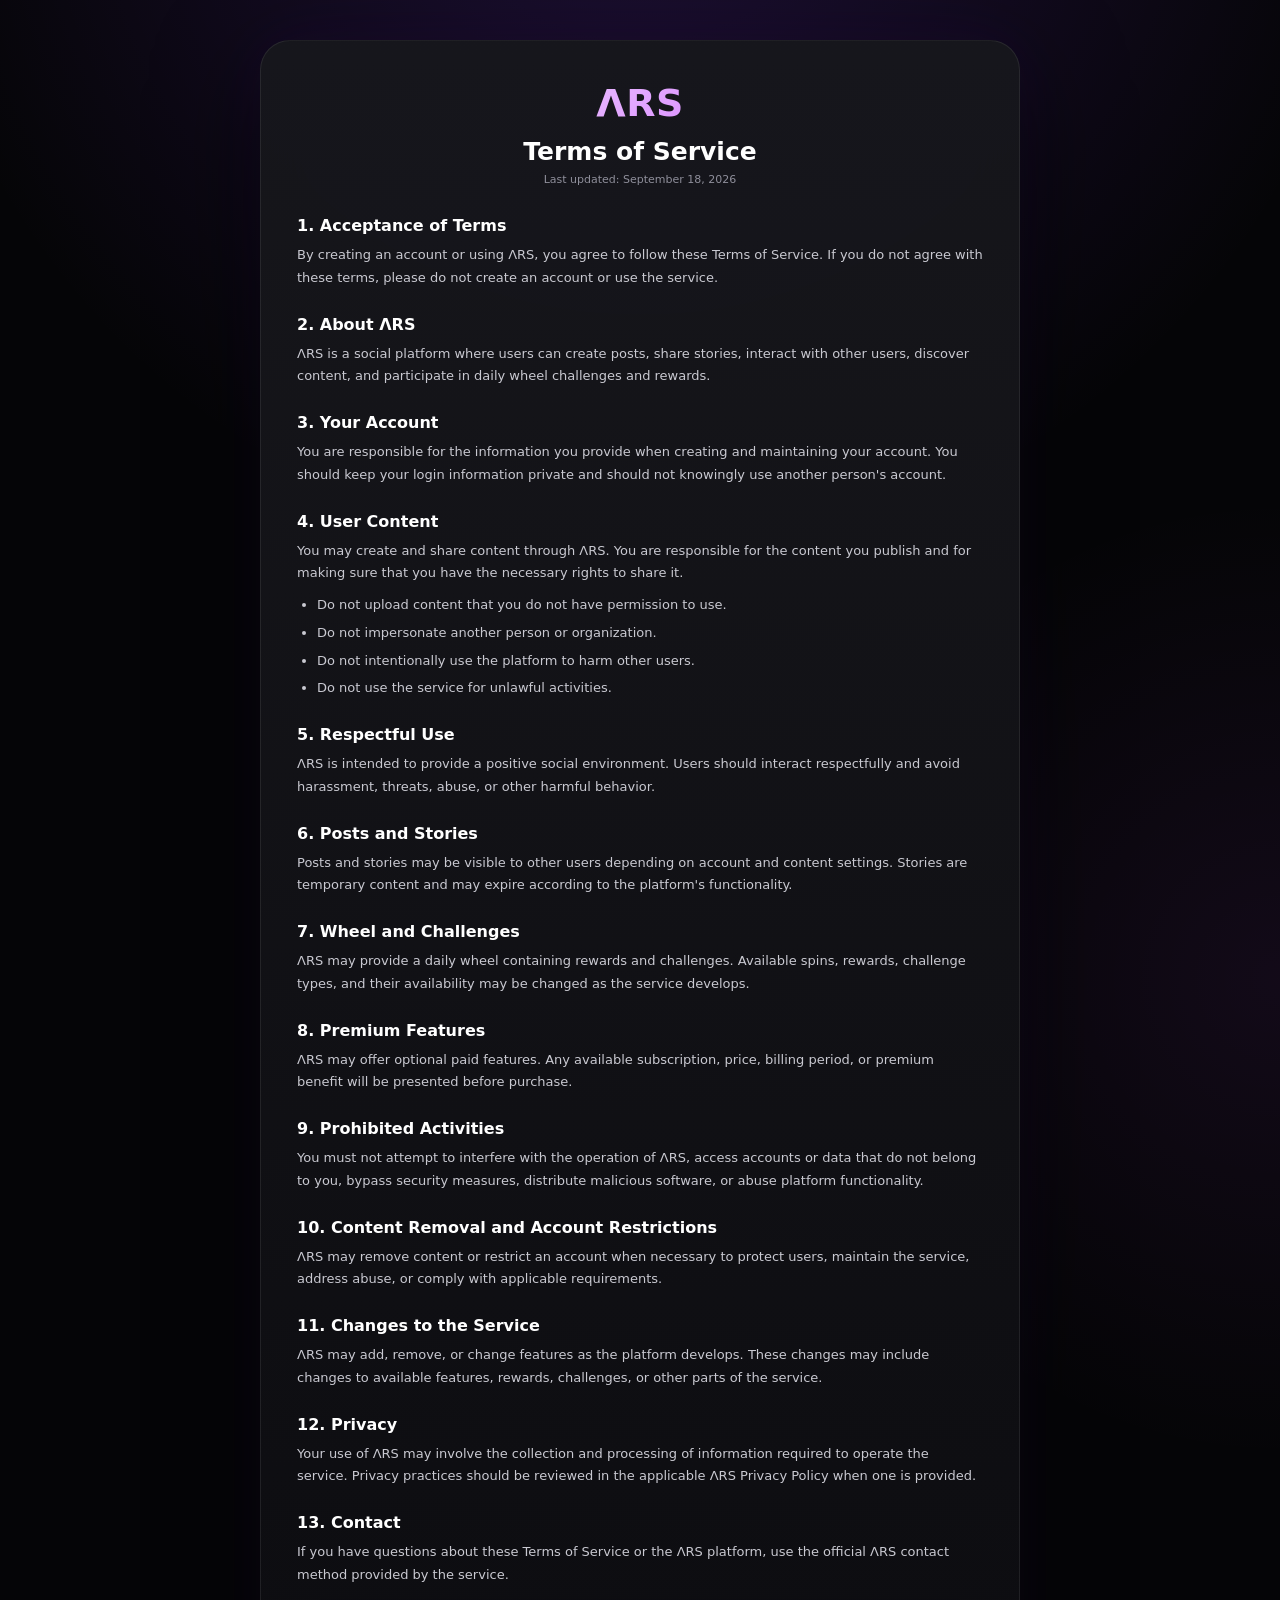
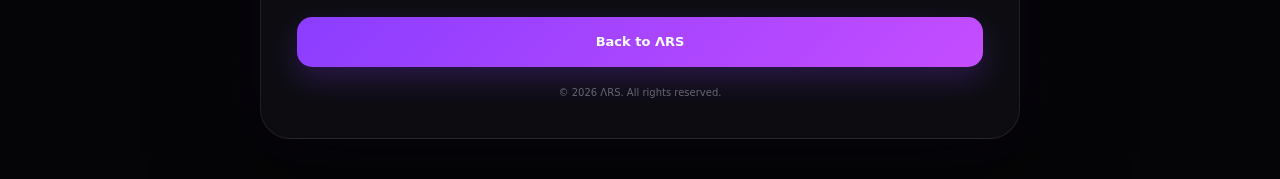
<file: terms.html>
<!DOCTYPE html>
<html lang="en">
<head>
  <meta charset="UTF-8">

  <meta
    name="viewport"
    content="width=device-width, initial-scale=1.0"
  >

  <meta
    name="description"
    content="ΛRS Terms of Service"
  >

  <title>ΛRS — Terms of Service</title>

  <link rel="stylesheet" href="login.css">

  <style>
    .terms-page {
      width: 100%;
      min-height: 100vh;

      display: flex;
      align-items: center;
      justify-content: center;

      padding: 24px 16px;
    }

    .terms-card {
      width: min(760px, 100%);

      padding: 34px 30px;

      border:
        1px solid
        rgba(255, 255, 255, 0.08);

      border-radius: 30px;

      background:
        linear-gradient(
          180deg,
          rgba(23, 23, 28, 0.96),
          rgba(13, 13, 17, 0.96)
        );

      box-shadow:
        0 30px 100px
        rgba(0, 0, 0, 0.65),
        0 0 60px
        rgba(139, 61, 255, 0.08);

      backdrop-filter: blur(24px);
    }

    .terms-brand {
      text-align: center;

      font-size: 38px;
      font-weight: 900;

      letter-spacing: 0.5px;

      background:
        linear-gradient(
          135deg,
          #ffffff,
          #c54dff
        );

      -webkit-background-clip: text;
      background-clip: text;

      color: transparent;
    }

    .terms-title {
      margin-top: 12px;

      text-align: center;

      font-size: 25px;
      font-weight: 800;
    }

    .terms-updated {
      margin-top: 7px;

      text-align: center;

      color: #8f8f9b;

      font-size: 11px;
    }

    .terms-content {
      margin-top: 30px;
    }

    .terms-section {
      margin-top: 25px;
    }

    .terms-section:first-child {
      margin-top: 0;
    }

    .terms-section h2 {
      font-size: 16px;
      font-weight: 800;
    }

    .terms-section p {
      margin-top: 9px;

      color: #c9c9d1;

      font-size: 13px;
      line-height: 1.75;
    }

    .terms-section ul {
      margin-top: 9px;
      padding-left: 20px;

      color: #c9c9d1;

      font-size: 13px;
      line-height: 1.75;
    }

    .terms-section li {
      margin-top: 5px;
    }

    .terms-back {
      display: flex;
      align-items: center;
      justify-content: center;

      width: 100%;

      min-height: 50px;

      margin-top: 30px;

      border-radius: 15px;

      color: #ffffff;

      background:
        linear-gradient(
          135deg,
          #8b3dff,
          #c54dff
        );

      font-size: 13px;
      font-weight: 800;

      text-decoration: none;

      box-shadow:
        0 12px 30px
        rgba(139, 61, 255, 0.24);

      transition:
        transform 0.2s ease,
        box-shadow 0.2s ease;
    }

    .terms-back:hover {
      transform: translateY(-1px);

      box-shadow:
        0 16px 35px
        rgba(139, 61, 255, 0.32);
    }

    .terms-footer {
      margin-top: 20px;

      text-align: center;

      color: #666671;

      font-size: 10px;
    }

    @media (max-width: 480px) {
      .terms-page {
        padding: 14px;
      }

      .terms-card {
        padding: 28px 18px 22px;

        border-radius: 25px;
      }

      .terms-brand {
        font-size: 34px;
      }

      .terms-title {
        font-size: 22px;
      }
    }

    @media (min-width: 768px) {
      .terms-page {
        padding: 40px 20px;
      }

      .terms-card {
        padding: 40px 36px;
      }
    }
  </style>
</head>

<body>

  <main class="terms-page">

    <article class="terms-card">

      <div class="terms-brand">
        ΛRS
      </div>

      <h1 class="terms-title">
        Terms of Service
      </h1>

      <p class="terms-updated">
        Last updated: September 18, 2026
      </p>


      <div class="terms-content">

        <section class="terms-section">

          <h2>
            1. Acceptance of Terms
          </h2>

          <p>
            By creating an account or using ΛRS, you agree to follow
            these Terms of Service. If you do not agree with these
            terms, please do not create an account or use the service.
          </p>

        </section>


        <section class="terms-section">

          <h2>
            2. About ΛRS
          </h2>

          <p>
            ΛRS is a social platform where users can create posts,
            share stories, interact with other users, discover content,
            and participate in daily wheel challenges and rewards.
          </p>

        </section>


        <section class="terms-section">

          <h2>
            3. Your Account
          </h2>

          <p>
            You are responsible for the information you provide when
            creating and maintaining your account. You should keep your
            login information private and should not knowingly use
            another person's account.
          </p>

        </section>


        <section class="terms-section">

          <h2>
            4. User Content
          </h2>

          <p>
            You may create and share content through ΛRS. You are
            responsible for the content you publish and for making sure
            that you have the necessary rights to share it.
          </p>

          <ul>
            <li>
              Do not upload content that you do not have permission to use.
            </li>

            <li>
              Do not impersonate another person or organization.
            </li>

            <li>
              Do not intentionally use the platform to harm other users.
            </li>

            <li>
              Do not use the service for unlawful activities.
            </li>
          </ul>

        </section>


        <section class="terms-section">

          <h2>
            5. Respectful Use
          </h2>

          <p>
            ΛRS is intended to provide a positive social environment.
            Users should interact respectfully and avoid harassment,
            threats, abuse, or other harmful behavior.
          </p>

        </section>


        <section class="terms-section">

          <h2>
            6. Posts and Stories
          </h2>

          <p>
            Posts and stories may be visible to other users depending
            on account and content settings. Stories are temporary
            content and may expire according to the platform's
            functionality.
          </p>

        </section>


        <section class="terms-section">

          <h2>
            7. Wheel and Challenges
          </h2>

          <p>
            ΛRS may provide a daily wheel containing rewards and
            challenges. Available spins, rewards, challenge types,
            and their availability may be changed as the service
            develops.
          </p>

        </section>


        <section class="terms-section">

          <h2>
            8. Premium Features
          </h2>

          <p>
            ΛRS may offer optional paid features. Any available
            subscription, price, billing period, or premium benefit
            will be presented before purchase.
          </p>

        </section>


        <section class="terms-section">

          <h2>
            9. Prohibited Activities
          </h2>

          <p>
            You must not attempt to interfere with the operation of
            ΛRS, access accounts or data that do not belong to you,
            bypass security measures, distribute malicious software,
            or abuse platform functionality.
          </p>

        </section>


        <section class="terms-section">

          <h2>
            10. Content Removal and Account Restrictions
          </h2>

          <p>
            ΛRS may remove content or restrict an account when necessary
            to protect users, maintain the service, address abuse, or
            comply with applicable requirements.
          </p>

        </section>


        <section class="terms-section">

          <h2>
            11. Changes to the Service
          </h2>

          <p>
            ΛRS may add, remove, or change features as the platform
            develops. These changes may include changes to available
            features, rewards, challenges, or other parts of the service.
          </p>

        </section>


        <section class="terms-section">

          <h2>
            12. Privacy
          </h2>

          <p>
            Your use of ΛRS may involve the collection and processing
            of information required to operate the service. Privacy
            practices should be reviewed in the applicable ΛRS Privacy
            Policy when one is provided.
          </p>

        </section>


        <section class="terms-section">

          <h2>
            13. Contact
          </h2>

          <p>
            If you have questions about these Terms of Service or the
            ΛRS platform, use the official ΛRS contact method provided
            by the service.
          </p>

        </section>

      </div>


      <a
        href="index.html"
        class="terms-back"
      >
        Back to ΛRS
      </a>


      <div class="terms-footer">
        © 2026 ΛRS. All rights reserved.
      </div>

    </article>

  </main>

</body>
  </html>
</file>
<file: login.css>
:root {
  --bg: #050507;
  --surface: #101014;
  --surface-2: #17171c;
  --border: rgba(255, 255, 255, 0.08);

  --purple: #8b3dff;
  --purple-2: #c54dff;

  --text: #ffffff;
  --muted: #8f8f9b;

  --danger: #ff5f75;
  --success: #53d79a;
}

* {
  box-sizing: border-box;
  margin: 0;
  padding: 0;

  -webkit-tap-highlight-color: transparent;
}

html {
  min-height: 100%;
  background: var(--bg);
}

body {
  min-height: 100vh;

  font-family:
    Inter,
    system-ui,
    -apple-system,
    BlinkMacSystemFont,
    "Segoe UI",
    sans-serif;

  color: var(--text);

  background:
    radial-gradient(
      circle at 50% -10%,
      rgba(139, 61, 255, 0.2),
      transparent 36%
    ),
    radial-gradient(
      circle at 100% 55%,
      rgba(197, 77, 255, 0.07),
      transparent 30%
    ),
    var(--bg);

  overflow-x: hidden;
}

button,
input {
  font: inherit;
}

button {
  border: 0;
  color: inherit;
  cursor: pointer;
}

button:disabled {
  cursor: not-allowed;
}

input {
  width: 100%;

  border: 0;
  outline: none;

  color: var(--text);
  background: transparent;
}

.hidden {
  display: none !important;
}


/* =========================
   PAGE
========================= */

.auth-page {
  width: 100%;
  min-height: 100vh;

  display: flex;
  align-items: center;
  justify-content: center;

  padding: 24px 16px;
}


/* =========================
   CARD
========================= */

.auth-card {
  width: min(440px, 100%);

  padding: 32px 28px 26px;

  border: 1px solid var(--border);
  border-radius: 30px;

  background:
    linear-gradient(
      180deg,
      rgba(23, 23, 28, 0.96),
      rgba(13, 13, 17, 0.96)
    );

  box-shadow:
    0 30px 100px rgba(0, 0, 0, 0.65),
    0 0 60px rgba(139, 61, 255, 0.08);

  backdrop-filter: blur(24px);
}


/* =========================
   BRAND
========================= */

.brand {
  text-align: center;

  font-size: 42px;
  font-weight: 900;

  letter-spacing: 0.5px;

  background:
    linear-gradient(
      135deg,
      #ffffff,
      #c54dff
    );

  -webkit-background-clip: text;
  background-clip: text;

  color: transparent;
}

.tagline {
  margin-top: 6px;

  text-align: center;

  color: var(--muted);

  font-size: 12px;
}


/* =========================
   TABS
========================= */

.auth-tabs {
  display: grid;
  grid-template-columns: 1fr 1fr;

  gap: 6px;

  margin-top: 30px;
  padding: 5px;

  border-radius: 15px;

  background: rgba(255, 255, 255, 0.045);
}

.auth-tab {
  min-height: 42px;

  border-radius: 11px;

  color: var(--muted);

  font-size: 13px;
  font-weight: 700;

  transition:
    background 0.2s ease,
    color 0.2s ease;
}

.auth-tab.active {
  color: #ffffff;

  background:
    linear-gradient(
      135deg,
      var(--purple),
      var(--purple-2)
    );

  box-shadow:
    0 8px 25px rgba(139, 61, 255, 0.24);
}


/* =========================
   FORMS
========================= */

.auth-form {
  display: none;

  margin-top: 26px;
}

.auth-form.active {
  display: block;
}


/* =========================
   FIELD
========================= */

.field {
  margin-top: 17px;
}

.field:first-child {
  margin-top: 0;
}

.field label {
  display: block;

  margin-bottom: 8px;

  color: #d9d9df;

  font-size: 12px;
  font-weight: 700;
}

.field input {
  height: 52px;

  padding: 0 15px;

  border:
    1px solid
    rgba(255, 255, 255, 0.08);

  border-radius: 15px;

  background:
    rgba(255, 255, 255, 0.045);

  transition:
    border-color 0.2s ease,
    background 0.2s ease,
    box-shadow 0.2s ease;
}

.field input::placeholder {
  color: #666671;
}

.field input:focus {
  border-color:
    rgba(139, 61, 255, 0.7);

  background:
    rgba(139, 61, 255, 0.06);

  box-shadow:
    0 0 0 4px
    rgba(139, 61, 255, 0.09);
}


/* =========================
   USERNAME
========================= */

.username-input {
  position: relative;
}

.username-input span {
  position: absolute;

  left: 15px;
  top: 50%;

  transform: translateY(-50%);

  color: var(--muted);

  font-size: 15px;
  font-weight: 700;

  pointer-events: none;
}

.username-input input {
  padding-left: 31px;
}


/* =========================
   PRIMARY BUTTON
========================= */

.primary-button {
  width: 100%;

  min-height: 52px;

  margin-top: 24px;

  border-radius: 15px;

  color: #ffffff;

  background:
    linear-gradient(
      135deg,
      var(--purple),
      var(--purple-2)
    );

  font-size: 14px;
  font-weight: 800;

  box-shadow:
    0 12px 30px
    rgba(139, 61, 255, 0.24);

  transition:
    transform 0.2s ease,
    box-shadow 0.2s ease,
    opacity 0.2s ease;
}

.primary-button:hover {
  transform: translateY(-1px);

  box-shadow:
    0 16px 35px
    rgba(139, 61, 255, 0.32);
}

.primary-button:active {
  transform: translateY(1px);
}

.primary-button:disabled {
  opacity: 0.55;
  cursor: not-allowed;
}


/* =========================
   SECONDARY BUTTON
========================= */

.secondary-button {
  width: 100%;

  min-height: 50px;

  margin-top: 20px;

  border:
    1px solid
    rgba(139, 61, 255, 0.35);

  border-radius: 15px;

  color: #ffffff;

  background:
    rgba(139, 61, 255, 0.08);

  font-size: 13px;
  font-weight: 800;

  transition:
    background 0.2s ease,
    border-color 0.2s ease;
}

.secondary-button:hover {
  background:
    rgba(139, 61, 255, 0.15);

  border-color:
    rgba(139, 61, 255, 0.6);
}


/* =========================
   MESSAGE
========================= */

.form-message {
  min-height: 18px;

  margin-top: 12px;

  text-align: center;

  color: var(--muted);

  font-size: 11px;
  line-height: 1.5;
}

.form-message.error {
  color: var(--danger);
}

.form-message.success {
  color: var(--success);
}


/* =========================
   PROFILE SETUP
========================= */

.profile-setup {
  margin-top: 26px;

  text-align: center;
}

.profile-setup-icon {
  width: 82px;
  height: 82px;

  margin: 0 auto;

  display: flex;
  align-items: center;
  justify-content: center;

  border-radius: 50%;

  background:
    linear-gradient(
      135deg,
      var(--purple),
      var(--purple-2)
    );

  font-size: 30px;
  font-weight: 900;

  box-shadow:
    0 0 35px
    rgba(139, 61, 255, 0.28);
}

.profile-setup h2 {
  margin-top: 18px;

  font-size: 21px;
}

.profile-setup p {
  margin-top: 7px;

  color: var(--muted);

  font-size: 12px;
}


/* =========================
   PROFILE MODAL
========================= */

.profile-modal {
  position: fixed;
  inset: 0;

  z-index: 5000;

  display: flex;
  align-items: center;
  justify-content: center;

  padding: 16px;
}

.profile-modal-backdrop {
  position: absolute;
  inset: 0;

  background:
    rgba(0, 0, 0, 0.82);

  backdrop-filter: blur(18px);
}

.profile-modal-card {
  position: relative;
  z-index: 2;

  width: min(500px, 100%);
  max-height: 92vh;

  overflow-y: auto;

  padding: 30px 22px 24px;

  border:
    1px solid
    rgba(255, 255, 255, 0.08);

  border-radius: 28px;

  background:
    radial-gradient(
      circle at 50% 0%,
      rgba(139, 61, 255, 0.12),
      transparent 38%
    ),
    var(--surface);

  box-shadow:
    0 30px 100px
    rgba(0, 0, 0, 0.75);
}

.modal-close {
  position: absolute;

  right: 14px;
  top: 14px;

  width: 40px;
  height: 40px;

  border-radius: 50%;

  color: #ffffff;

  background:
    rgba(255, 255, 255, 0.07);

  font-size: 25px;
}


/* =========================
   LARGE AVATAR
========================= */

.modal-avatar-wrap {
  display: flex;
  justify-content: center;
}

.large-avatar-preview {
  width: 100px;
  height: 100px;

  display: flex;
  align-items: center;
  justify-content: center;

  border-radius: 50%;

  color: #ffffff;

  font-size: 36px;
  font-weight: 900;

  box-shadow:
    0 0 35px
    rgba(139, 61, 255, 0.25);
}

.profile-modal-card > h2 {
  margin-top: 18px;

  text-align: center;

  font-size: 21px;
}

.profile-modal-card > p {
  margin-top: 6px;

  text-align: center;

  color: var(--muted);

  font-size: 12px;
}


/* =========================
   SETUP GROUP
========================= */

.setup-group {
  margin-top: 24px;
}

.setup-group h3 {
  margin-bottom: 10px;

  color: #e5e5ea;

  font-size: 12px;
}


/* =========================
   LETTER GRID
========================= */

.letter-grid {
  display: grid;

  grid-template-columns:
    repeat(7, minmax(0, 1fr));

  gap: 7px;
}

.letter-option {
  min-height: 39px;

  border:
    1px solid
    rgba(255, 255, 255, 0.07);

  border-radius: 10px;

  color: #d8d8df;

  background:
    rgba(255, 255, 255, 0.035);

  font-size: 12px;
  font-weight: 800;

  transition:
    background 0.15s ease,
    border-color 0.15s ease;
}

.letter-option:hover {
  background:
    rgba(139, 61, 255, 0.09);
}

.letter-option.selected {
  border-color:
    rgba(139, 61, 255, 0.7);

  color: #ffffff;

  background:
    rgba(139, 61, 255, 0.18);
}


/* =========================
   COLORS
========================= */

.color-grid,
.gradient-grid {
  display: flex;

  flex-wrap: wrap;

  gap: 10px;
}

.color-option {
  width: 42px;
  height: 42px;

  border-radius: 50%;

  border:
    3px solid
    transparent;

  box-shadow:
    0 6px 18px
    rgba(0, 0, 0, 0.3);

  transition:
    transform 0.15s ease,
    border-color 0.15s ease;
}

.color-option:hover {
  transform: scale(1.06);
}

.color-option.selected {
  border-color: #ffffff;
}

.gradient-option {
  width: 56px;
  height: 42px;

  border-radius: 12px;

  border:
    2px solid
    transparent;

  box-shadow:
    0 6px 18px
    rgba(0, 0, 0, 0.3);

  transition:
    transform 0.15s ease,
    border-color 0.15s ease;
}

.gradient-option:hover {
  transform: scale(1.05);
}

.gradient-option.selected {
  border-color: #ffffff;
}


/* =========================
   BACKEND STATUS
========================= */

.backend-status {
  display: flex;
  align-items: center;
  justify-content: center;
  gap: 7px;

  margin-top: 24px;

  color: #666671;

  font-size: 10px;
  font-weight: 700;
}

.status-dot {
  width: 6px;
  height: 6px;

  border-radius: 50%;

  background: var(--purple);

  box-shadow:
    0 0 10px
    rgba(139, 61, 255, 0.7);
}


/* =========================
   MOBILE
========================= */

@media (max-width: 480px) {
  .auth-page {
    padding: 14px;
  }

  .auth-card {
    padding:
      28px 18px 22px;

    border-radius: 25px;
  }

  .brand {
    font-size: 38px;
  }

  .letter-grid {
    grid-template-columns:
      repeat(6, minmax(0, 1fr));
  }

  .profile-modal-card {
    padding:
      27px 16px 20px;

    border-radius: 25px;
  }
}


/* =========================
   TABLET / LARGE SCREENS
========================= */

@media (min-width: 768px) {
  .auth-page {
    padding: 40px 20px;
  }

  .auth-card {
    padding:
      38px 32px 30px;
  }
}


/* =========================
   REDUCED MOTION
========================= */

@media (prefers-reduced-motion: reduce) {
  *,
  *::before,
  *::after {
    scroll-behavior: auto !important;

    transition-duration:
      0.01ms !important;

    animation-duration:
      0.01ms !important;
  }
  }
</file>
